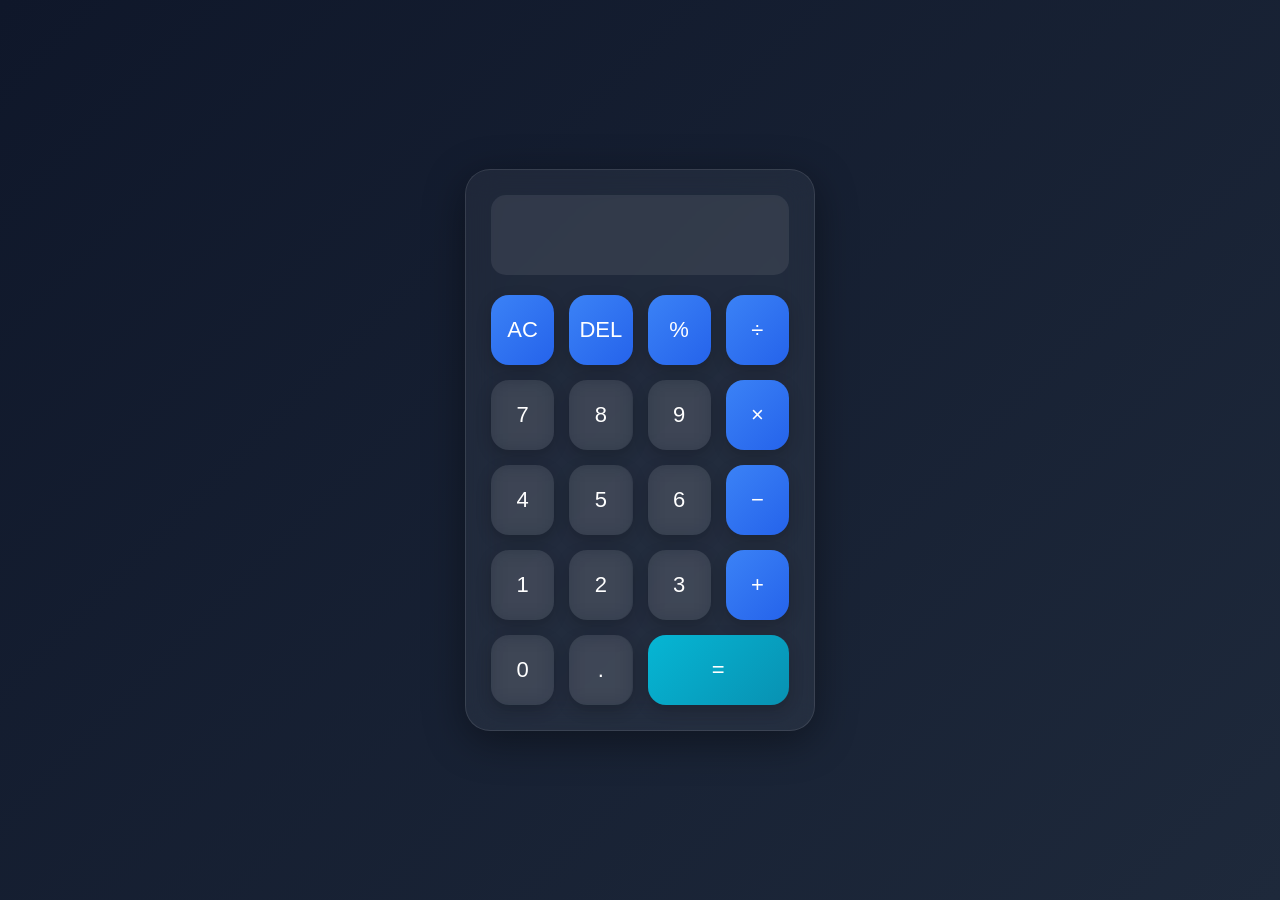
<file: calculator/index.html>
<!DOCTYPE html>
<html lang="en">
<head>

    <meta charset="UTF-8">

    <meta name="viewport"
    content="width=device-width, initial-scale=1.0">

    <title>Modern Calculator</title>

    <!-- CSS -->
    <link rel="stylesheet" href="style.css">

    <!-- Google Font -->
    <link href="https://fonts.googleapis.com/css2?family=Poppins:wght@300;400;500;600&display=swap" rel="stylesheet">

</head>

<body>



    <div class="calculator">

        <!-- DISPLAY -->

        <input
        type="text"
        id="display"
        readonly>



        <!-- BUTTONS -->

        <div class="buttons">

            <button class="operator" onclick="clearDisplay()">
                AC
            </button>

            <button class="operator" onclick="deleteLast()">
                DEL
            </button>

            <button class="operator" onclick="appendValue('%')">
                %
            </button>

            <button class="operator" onclick="appendValue('/')">
                ÷
            </button>



            <button onclick="appendValue('7')">
                7
            </button>

            <button onclick="appendValue('8')">
                8
            </button>

            <button onclick="appendValue('9')">
                9
            </button>

            <button class="operator" onclick="appendValue('*')">
                ×
            </button>



            <button onclick="appendValue('4')">
                4
            </button>

            <button onclick="appendValue('5')">
                5
            </button>

            <button onclick="appendValue('6')">
                6
            </button>

            <button class="operator" onclick="appendValue('-')">
                −
            </button>



            <button onclick="appendValue('1')">
                1
            </button>

            <button onclick="appendValue('2')">
                2
            </button>

            <button onclick="appendValue('3')">
                3
            </button>

            <button class="operator" onclick="appendValue('+')">
                +
            </button>



            <button onclick="appendValue('0')">
                0
            </button>

            <button onclick="appendValue('.')">
                .
            </button>

            <button class="equal" onclick="calculate()">
                =
            </button>

        </div>

    </div>



    <!-- JAVASCRIPT -->

    <script src="script.js"></script>

</body>
</html>
</file>
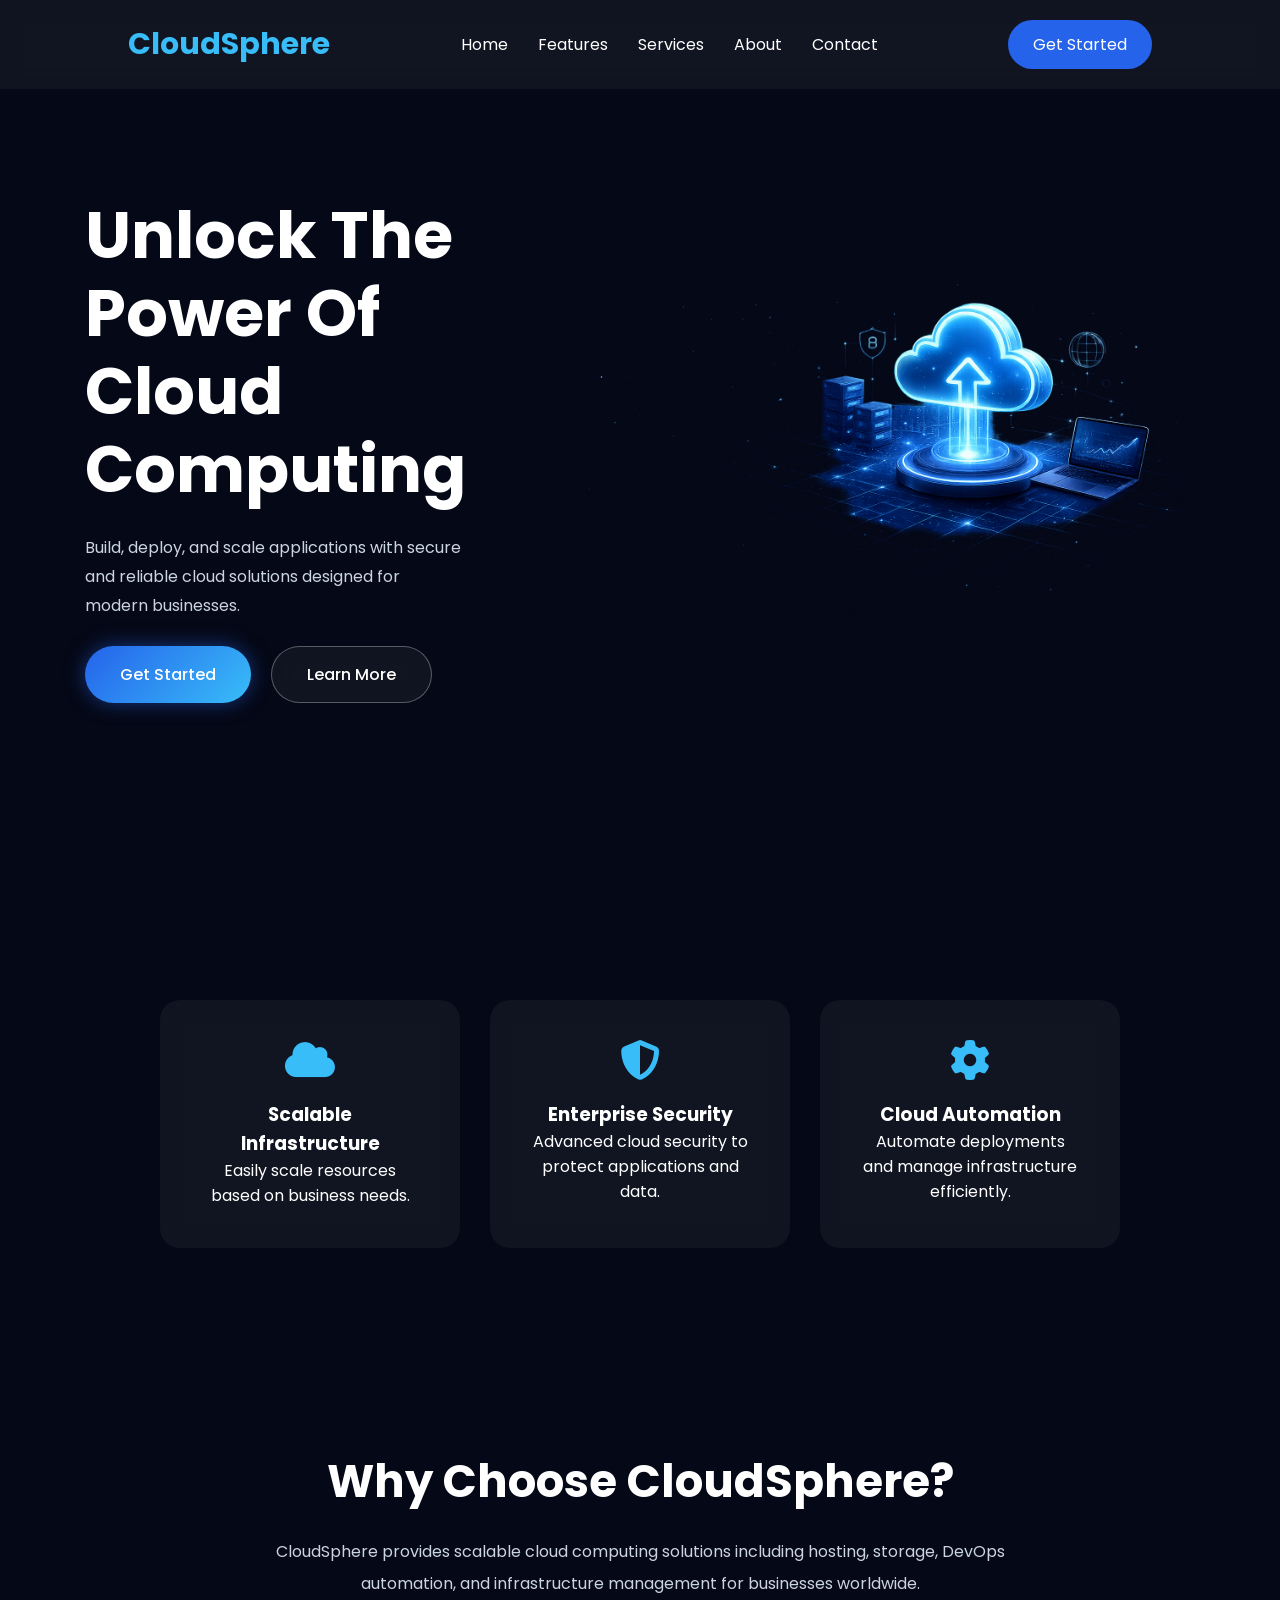
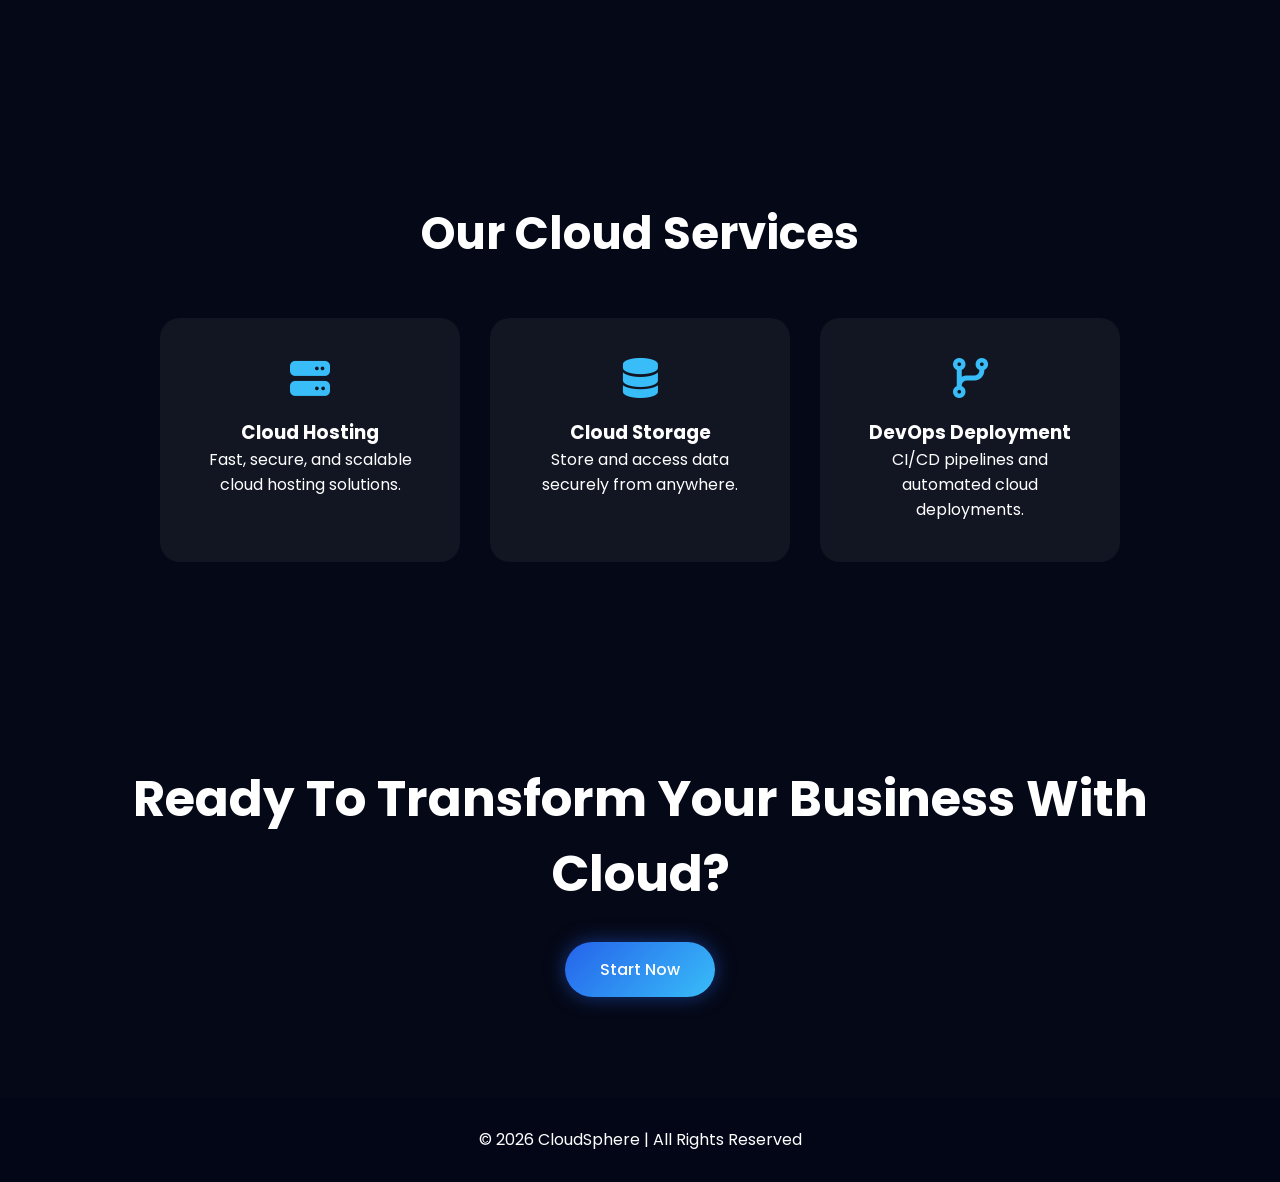
<file: landing-page/index.html>
<!DOCTYPE html>
<html lang="en">
<head>

    <meta charset="UTF-8">
    <meta name="viewport" content="width=device-width, initial-scale=1.0">

    <title>CloudSphere</title>

    <!-- CSS -->
    <link rel="stylesheet" href="style.css">

    <!-- Google Font -->
    <link href="https://fonts.googleapis.com/css2?family=Poppins:wght@300;400;500;600;700&display=swap" rel="stylesheet">

    <!-- Font Awesome -->
    <link
    rel="stylesheet"
    href="https://cdnjs.cloudflare.com/ajax/libs/font-awesome/6.5.1/css/all.min.css"
    />

</head>

<body>



    <!-- NAVBAR -->

    <nav>

        <div class="logo">
            CloudSphere
        </div>

        <ul>

            <li><a href="#">Home</a></li>
            <li><a href="#">Features</a></li>
            <li><a href="#">Services</a></li>
            <li><a href="#">About</a></li>
            <li><a href="#">Contact</a></li>

        </ul>

        <a href="#" class="nav-btn">
            Get Started
        </a>

    </nav>





    <!-- HERO SECTION -->

    <header>

        <div class="hero-text">

            <h1>
                Unlock The Power Of Cloud Computing
            </h1>

            <p>
                Build, deploy, and scale applications with
                secure and reliable cloud solutions designed
                for modern businesses.
            </p>



            <div class="hero-buttons">

                <a href="#" class="btn glow-btn">
                    <span>Get Started</span>
                </a>

                <a href="#" class="btn secondary-btn">
                    <span>Learn More</span>
                </a>

            </div>

        </div>



        <div class="hero-image">

            <img src="hero.png" alt="Cloud Hero">

        </div>

    </header>





    <!-- FEATURES -->

    <section class="features hidden">

        <div class="feature-box">

            <i class="fa-solid fa-cloud"></i>

            <h3>Scalable Infrastructure</h3>

            <p>
                Easily scale resources based on business needs.
            </p>

        </div>



        <div class="feature-box">

            <i class="fa-solid fa-shield-halved"></i>

            <h3>Enterprise Security</h3>

            <p>
                Advanced cloud security to protect applications and data.
            </p>

        </div>



        <div class="feature-box">

            <i class="fa-solid fa-gear"></i>

            <h3>Cloud Automation</h3>

            <p>
                Automate deployments and manage infrastructure efficiently.
            </p>

        </div>

    </section>





    <!-- ABOUT -->

    <section class="about hidden">

        <div class="about-content">

            <h2>Why Choose CloudSphere?</h2>

            <p>
                CloudSphere provides scalable cloud computing
                solutions including hosting, storage,
                DevOps automation, and infrastructure management
                for businesses worldwide.
            </p>

        </div>

    </section>





    <!-- SERVICES -->

    <section class="services hidden">

        <h2>Our Cloud Services</h2>

        <div class="service-container">

            <div class="service-card">

                <i class="fa-solid fa-server"></i>

                <h3>Cloud Hosting</h3>

                <p>
                    Fast, secure, and scalable cloud hosting solutions.
                </p>

            </div>



            <div class="service-card">

                <i class="fa-solid fa-database"></i>

                <h3>Cloud Storage</h3>

                <p>
                    Store and access data securely from anywhere.
                </p>

            </div>



            <div class="service-card">

                <i class="fa-solid fa-code-branch"></i>

                <h3>DevOps Deployment</h3>

                <p>
                    CI/CD pipelines and automated cloud deployments.
                </p>

            </div>

        </div>

    </section>





    <!-- CTA -->

    <section class="cta hidden">

        <h2>
            Ready To Transform Your Business With Cloud?
        </h2>

        <a href="#" class="btn glow-btn">
            Start Now
        </a>

    </section>





    <!-- FOOTER -->

    <footer>

        <p>
            © 2026 CloudSphere | All Rights Reserved
        </p>

    </footer>



    <!-- JAVASCRIPT -->

    <script src="script.js"></script>

</body>
</html>
</file>
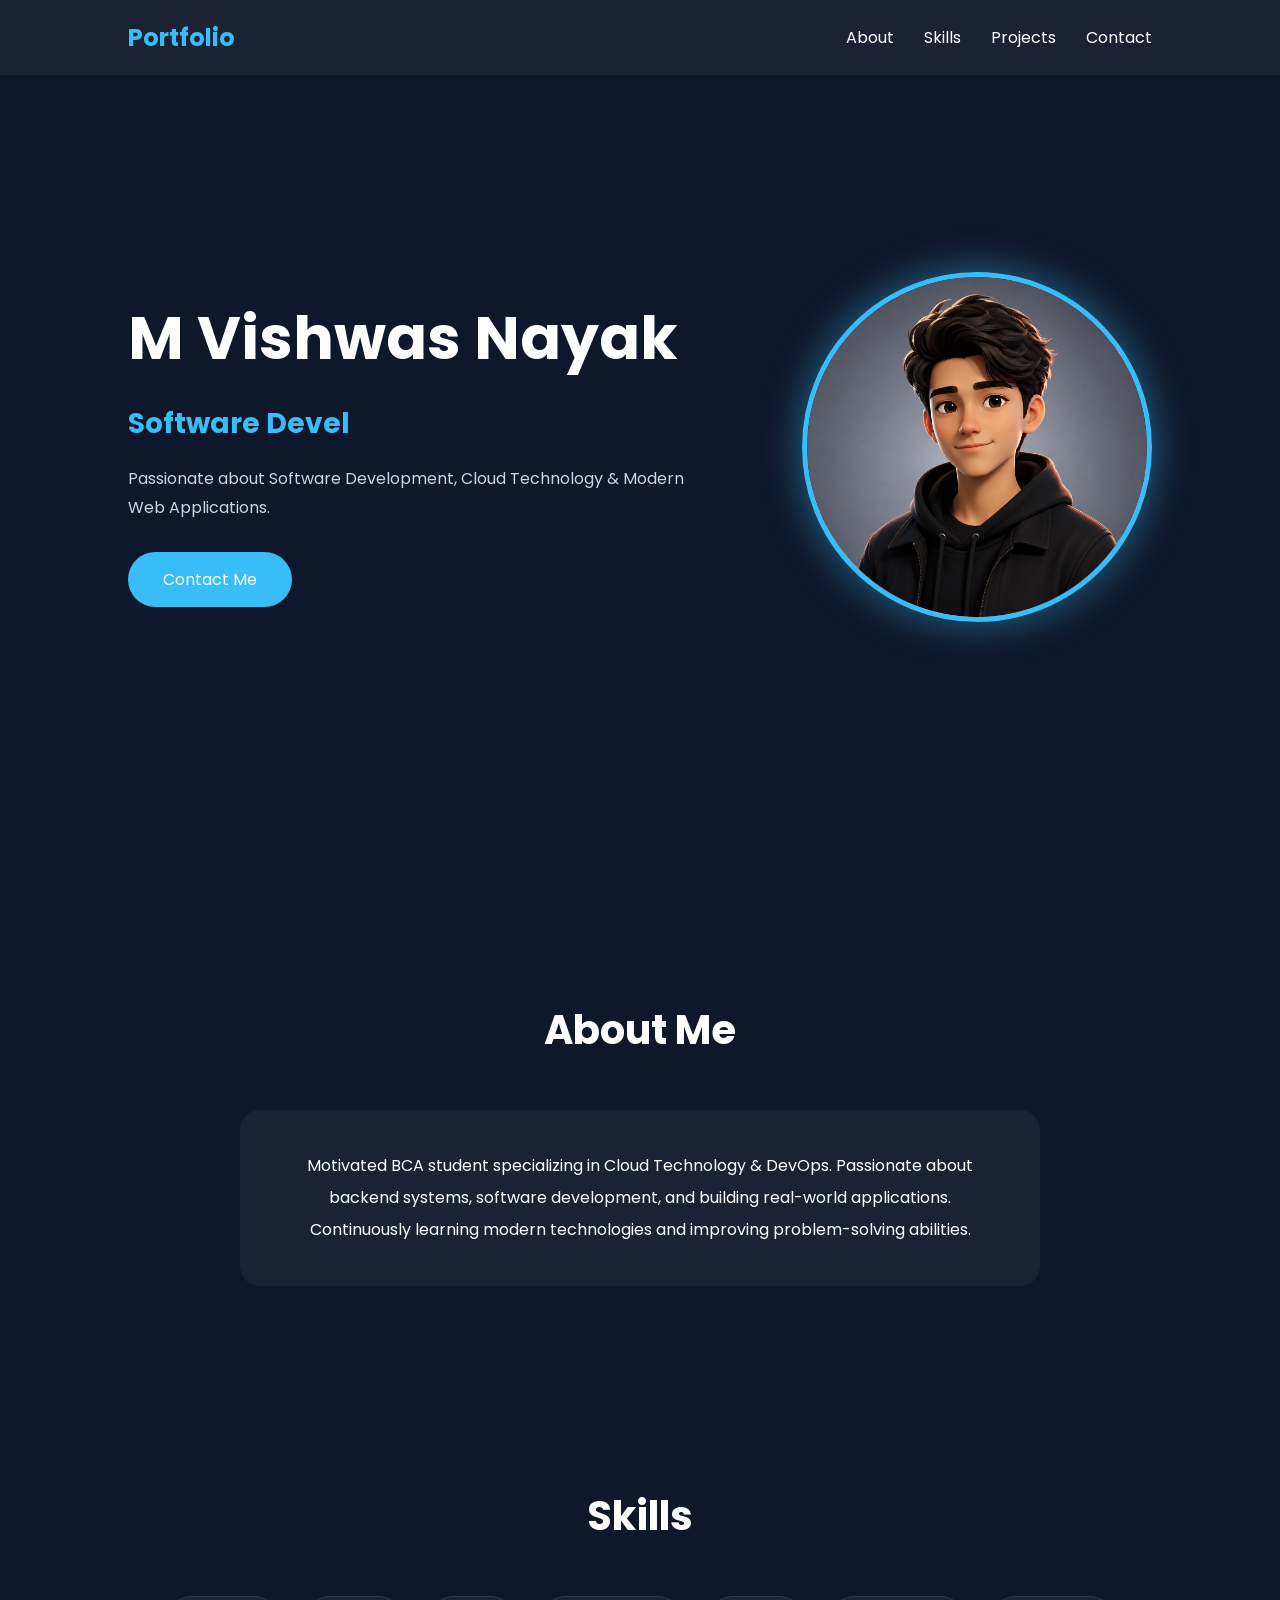
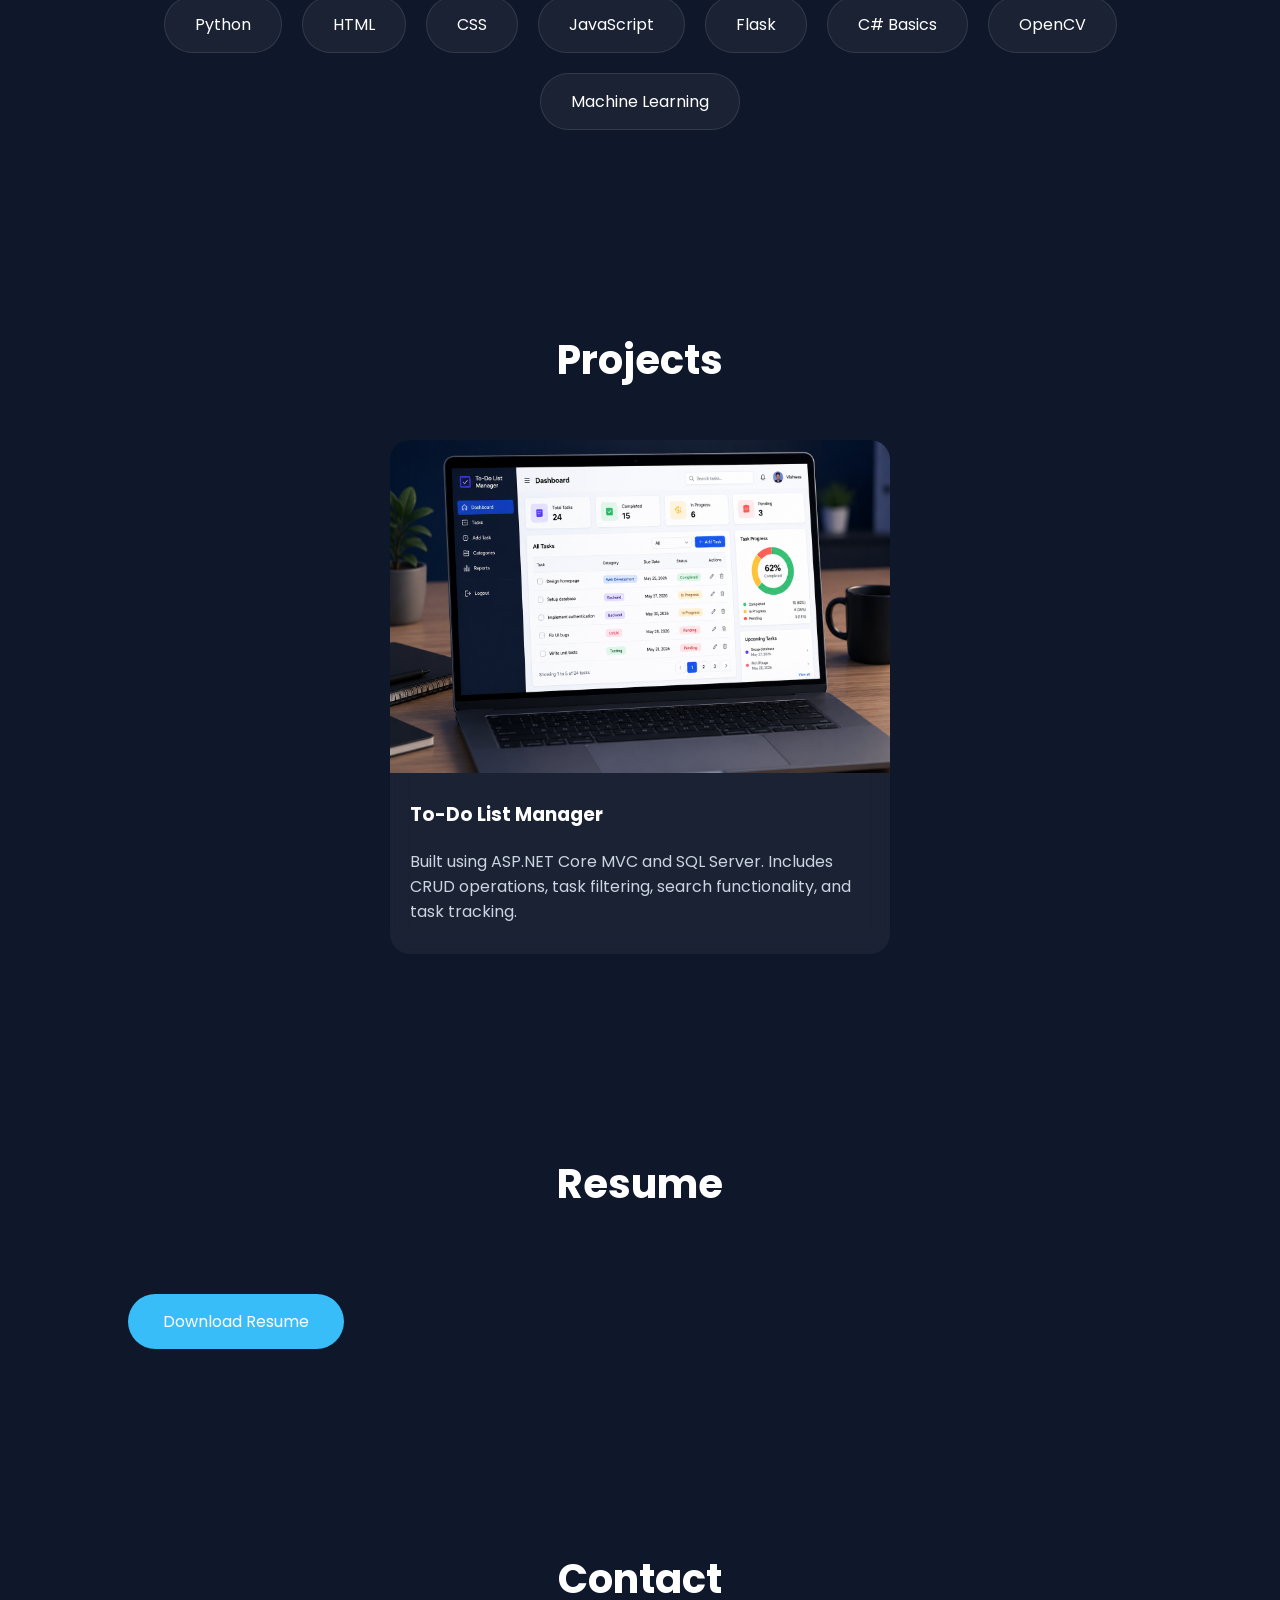
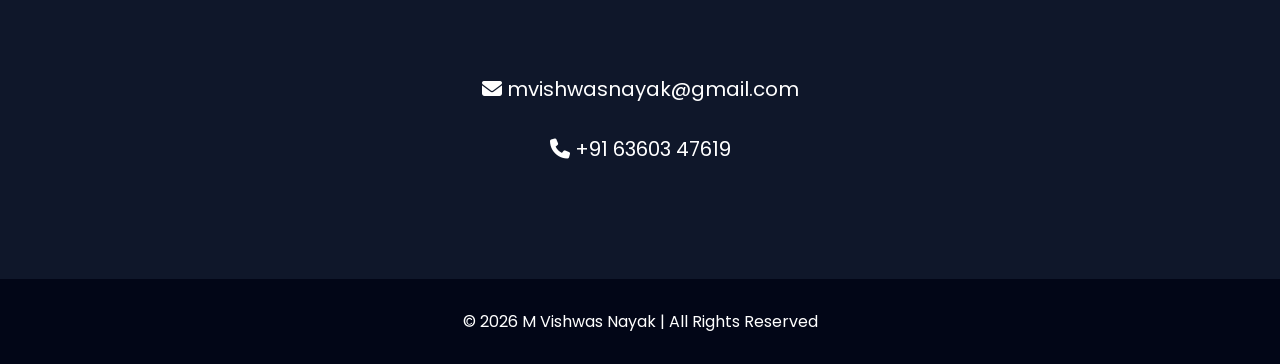
<file: portfolio/index.html>
<!DOCTYPE html>
<html lang="en">
<head>

    <meta charset="UTF-8">
    <meta name="viewport" content="width=device-width, initial-scale=1.0">

    <title>Vishwas Portfolio</title>

    <!-- CSS -->
    <link rel="stylesheet" href="style.css">

    <!-- Google Font -->
    <link href="https://fonts.googleapis.com/css2?family=Poppins:wght@300;400;500;600;700&display=swap" rel="stylesheet">

    <!-- Icons -->
    <link
    rel="stylesheet"
    href="https://cdnjs.cloudflare.com/ajax/libs/font-awesome/6.5.1/css/all.min.css"
    />

</head>

<body>

    <!-- NAVBAR -->

    <nav>

        <h2 class="logo">Portfolio</h2>

        <ul>

            <li><a href="#about">About</a></li>
            <li><a href="#skills">Skills</a></li>
            <li><a href="#projects">Projects</a></li>
            <li><a href="#contact">Contact</a></li>

        </ul>

    </nav>



    <!-- HERO SECTION -->

    <header>

        <div class="hero-text">

            <h1>M Vishwas Nayak</h1>

            <h3>
                <span class="typing"></span>
            </h3>

            <p>
                Passionate about Software Development,
                Cloud Technology & Modern Web Applications.
            </p>

            <a href="#contact" class="btn">
                Contact Me
            </a>

        </div>

        <div class="hero-image">

            <img src="profile.png" alt="Profile">

        </div>

    </header>



    <!-- ABOUT -->

    <section id="about" class="hidden">

        <h2>About Me</h2>

        <div class="about-container">

            <p>
                Motivated BCA student specializing in Cloud Technology & DevOps.
                Passionate about backend systems, software development,
                and building real-world applications.
                Continuously learning modern technologies and improving
                problem-solving abilities.
            </p>

        </div>

    </section>



    <!-- SKILLS -->

    <section id="skills" class="hidden">

        <h2>Skills</h2>

        <div class="skills-container">

            <div class="skill">Python</div>
            <div class="skill">HTML</div>
            <div class="skill">CSS</div>
            <div class="skill">JavaScript</div>
            <div class="skill">Flask</div>
            <div class="skill">C# Basics</div>
            <div class="skill">OpenCV</div>
            <div class="skill">Machine Learning</div>

        </div>

    </section>



    <!-- PROJECTS -->

    <section id="projects" class="hidden">

        <h2>Projects</h2>

        <div class="project-card">

            <img src="project1.png" alt="Project">

            <h3>To-Do List Manager</h3>

            <p>
                Built using ASP.NET Core MVC and SQL Server.
                Includes CRUD operations, task filtering,
                search functionality, and task tracking.
            </p>

        </div>

    </section>



    <!-- RESUME -->

    <section id="resume" class="hidden">

        <h2>Resume</h2>

        <a href="Vishwas resume.pdf" download class="btn">
            Download Resume
        </a>

    </section>



    <!-- CONTACT -->

    <section id="contact" class="hidden">

        <h2>Contact</h2>

        <div class="contact-box">

            <p>
                <i class="fa-solid fa-envelope"></i>
                mvishwasnayak@gmail.com
            </p>

            <p>
                <i class="fa-solid fa-phone"></i>
                +91 63603 47619
            </p>

        </div>

    </section>



    <!-- FOOTER -->

    <footer>

        <p>© 2026 M Vishwas Nayak | All Rights Reserved</p>

    </footer>



    <!-- JAVASCRIPT -->

    <script src="script.js"></script>

</body>
</html>
</file>
<file: calculator/style.css>
*{
    margin:0;
    padding:0;
    box-sizing:border-box;
}

body{

    height:100vh;

    display:flex;
    justify-content:center;
    align-items:center;

    background:
    linear-gradient(
        135deg,
        #0f172a,
        #1e293b
    );

    font-family:'Poppins', sans-serif;
}



/* CALCULATOR */

.calculator{

    background:
    rgba(255,255,255,0.05);

    backdrop-filter:blur(15px);

    border:
    1px solid rgba(255,255,255,0.1);

    padding:25px;

    border-radius:25px;

    box-shadow:
    0 10px 40px rgba(0,0,0,0.4);

    width:350px;
}



/* DISPLAY */

#display{

    width:100%;

    height:80px;

    border:none;

    outline:none;

    border-radius:15px;

    padding:20px;

    margin-bottom:20px;

    background:
    rgba(255,255,255,0.08);

    color:white;

    font-size:32px;

    text-align:right;
}



/* BUTTON GRID */

.buttons{

    display:grid;

    grid-template-columns:
    repeat(4,1fr);

    gap:15px;
}



/* BUTTONS */

button{

    height:70px;

    border:none;

    border-radius:18px;

    background:
    rgba(255,255,255,0.08);

    color:white;

    font-size:22px;

    cursor:pointer;

    transition:0.3s;

    backdrop-filter:blur(10px);

    box-shadow:
    0 5px 15px rgba(0,0,0,0.2);
}



/* HOVER */

button:hover{

    transform:
    translateY(-5px);

    background:
    rgba(255,255,255,0.15);
}



/* CLICK */

button:active{

    transform:scale(0.95);
}



/* OPERATOR BUTTONS */

.operator{

    background:
    linear-gradient(
        135deg,
        #3b82f6,
        #2563eb
    );
}



/* EQUAL BUTTON */

.equal{

    grid-column:span 2;

    background:
    linear-gradient(
        135deg,
        #06b6d4,
        #0891b2
    );
}



/* RESPONSIVE */

@media(max-width:400px){

    .calculator{
        width:90%;
    }

    button{
        height:60px;
    }

}
</file>
<file: landing-page/style.css>
*{
    margin:0;
    padding:0;
    box-sizing:border-box;
    scroll-behavior:smooth;
}

body{
    font-family:'Poppins', sans-serif;
    background:#050816;
    color:white;
    overflow-x:hidden;
}



/* NAVBAR */

nav{
    position:fixed;
    width:100%;
    top:0;

    display:flex;
    justify-content:space-between;
    align-items:center;

    padding:20px 10%;

    background:rgba(255,255,255,0.05);

    backdrop-filter:blur(10px);

    z-index:1000;

    transition:0.3s;
}

.logo{
    font-size:30px;
    font-weight:700;
    color:#38bdf8;
}

nav ul{
    display:flex;
    list-style:none;
    gap:30px;
}

nav a{
    color:white;
    text-decoration:none;
    transition:0.3s;
}

nav a:hover{
    color:#38bdf8;
}

.nav-btn{
    background:#2563eb;
    padding:12px 25px;
    border-radius:30px;
}



/* HERO */

header{
    min-height:100vh;

    display:flex;
    justify-content:center;
    align-items:center;

    gap:80px;

    padding:120px 10%;
}

.hero-text{
    max-width:600px;
}

.hero-text h1{
    font-size:65px;
    line-height:1.2;
}

.hero-text p{
    margin:25px 0;
    line-height:1.8;
    color:#cbd5e1;
}



/* BUTTONS */

.hero-buttons{
    display:flex;
    gap:20px;
}

.btn{

    position:relative;

    display:inline-flex;

    align-items:center;
    justify-content:center;

    overflow:hidden;

    padding:15px 35px;

    border-radius:40px;

    text-decoration:none;

    color:white;

    font-weight:500;

    transition:0.4s ease;

    cursor:pointer;
}



/* MAIN BUTTON */

.glow-btn{

    background:linear-gradient(
        135deg,
        #2563eb,
        #38bdf8
    );

    box-shadow:
    0 0 20px rgba(37,99,235,0.5);
}

.glow-btn:hover{

    transform:translateY(-5px) scale(1.05);

    box-shadow:
    0 0 30px rgba(56,189,248,0.9),
    0 0 60px rgba(37,99,235,0.6);
}



/* SECOND BUTTON */

.secondary-btn{

    border:1px solid rgba(255,255,255,0.3);

    backdrop-filter:blur(10px);

    background:rgba(255,255,255,0.05);
}

.secondary-btn:hover{

    background:white;

    color:#111;

    transform:translateY(-5px);
}



/* SHINE EFFECT */

.btn::before{

    content:"";

    position:absolute;

    top:0;
    left:-100%;

    width:100%;
    height:100%;

    background:linear-gradient(
        120deg,
        transparent,
        rgba(255,255,255,0.4),
        transparent
    );

    transition:0.7s;
}

.btn:hover::before{
    left:100%;
}



/* HERO IMAGE */

.hero-image img{
    width:650px;

    animation:float 4s ease-in-out infinite;
}



/* FLOAT ANIMATION */

@keyframes float{

    0%{
        transform:translateY(0);
    }

    50%{
        transform:translateY(-20px);
    }

    100%{
        transform:translateY(0);
    }

}



/* FEATURES */

.features{
    display:flex;
    justify-content:center;
    gap:30px;

    padding:100px 10%;

    flex-wrap:wrap;
}

.feature-box{
    background:rgba(255,255,255,0.05);

    padding:40px;

    border-radius:20px;

    width:300px;

    text-align:center;

    backdrop-filter:blur(10px);

    transition:0.3s;
}

.feature-box:hover{
    transform:translateY(-10px);
}

.feature-box i{
    font-size:40px;
    color:#38bdf8;
    margin-bottom:20px;
}



/* ABOUT */

.about{
    padding:100px 10%;
    text-align:center;
}

.about-content{
    max-width:800px;
    margin:auto;
}

.about h2{
    font-size:45px;
    margin-bottom:20px;
}

.about p{
    line-height:2;
    color:#cbd5e1;
}



/* SERVICES */

.services{
    padding:100px 10%;
    text-align:center;
}

.services h2{
    font-size:45px;
    margin-bottom:50px;
}

.service-container{
    display:flex;
    justify-content:center;
    gap:30px;

    flex-wrap:wrap;
}

.service-card{
    background:rgba(255,255,255,0.05);

    width:300px;

    padding:40px;

    border-radius:20px;

    transition:0.3s;
}

.service-card:hover{
    transform:translateY(-10px);
}

.service-card i{
    font-size:40px;
    color:#38bdf8;
    margin-bottom:20px;
}



/* CTA */

.cta{
    padding:100px 10%;
    text-align:center;
}

.cta h2{
    font-size:50px;
    margin-bottom:30px;
}



/* FOOTER */

footer{
    background:#020617;
    text-align:center;
    padding:30px;
}



/* SCROLL ANIMATION */

.hidden{
    opacity:0;
    transform:translateY(50px);
    transition:all 1s;
}

.show{
    opacity:1;
    transform:translateY(0);
}



/* RIPPLE EFFECT */

.ripple{

    position:absolute;

    border-radius:50%;

    transform:scale(0);

    animation:ripple-animation 0.6s linear;

    background-color:
    rgba(255,255,255,0.5);

    pointer-events:none;
}

@keyframes ripple-animation{

    to{

        transform:scale(4);

        opacity:0;
    }

}



/* RESPONSIVE */

@media(max-width:1000px){

    header{
        flex-direction:column;
        text-align:center;
    }

    .hero-text h1{
        font-size:45px;
    }

    .hero-image img{
        width:100%;
        max-width:500px;
    }

    nav{
        flex-direction:column;
        gap:20px;
    }

}
</file>
<file: portfolio/style.css>
*{
    margin:0;
    padding:0;
    box-sizing:border-box;
    scroll-behavior:smooth;
}

body{
    font-family:'Poppins', sans-serif;
    background:#0f172a;
    color:white;
    overflow-x:hidden;
}



/* NAVBAR */

nav{
    position:fixed;
    width:100%;
    top:0;

    display:flex;
    justify-content:space-between;
    align-items:center;

    padding:20px 10%;

    background:rgba(255,255,255,0.05);

    backdrop-filter:blur(10px);

    z-index:1000;
}

.logo{
    color:#38bdf8;
}

nav ul{
    display:flex;
    list-style:none;
    gap:30px;
}

nav a{
    text-decoration:none;
    color:white;
    transition:0.3s;
}

nav a:hover{
    color:#38bdf8;
}



/* HERO */

header{
    min-height:100vh;

    display:flex;
    justify-content:center;
    align-items:center;

    gap:80px;

    padding:120px 10%;
}

.hero-text{
    max-width:600px;
}

.hero-text h1{
    font-size:60px;
}

.hero-text h3{
    margin:20px 0;
    color:#38bdf8;
    font-size:28px;
}

.hero-text p{
    color:#cbd5e1;
    line-height:1.8;
}

.hero-image img{
    width:350px;

    border-radius:50%;

    border:5px solid #38bdf8;

    box-shadow:0 0 40px rgba(56,189,248,0.5);

    animation:float 3s ease-in-out infinite;
}



/* FLOAT ANIMATION */

@keyframes float{

    0%{
        transform:translateY(0);
    }

    50%{
        transform:translateY(-20px);
    }

    100%{
        transform:translateY(0);
    }

}



/* BUTTON */

.btn{
    display:inline-block;

    margin-top:30px;

    padding:15px 35px;

    background:#38bdf8;

    color:white;

    border-radius:30px;

    text-decoration:none;

    transition:0.3s;
}

.btn:hover{
    transform:scale(1.1);
}



/* SECTIONS */

section{
    padding:100px 10%;
}

section h2{
    text-align:center;
    font-size:40px;
    margin-bottom:50px;
}



/* ABOUT */

.about-container{
    max-width:800px;
    margin:auto;

    background:rgba(255,255,255,0.05);

    padding:40px;

    border-radius:20px;

    backdrop-filter:blur(10px);

    text-align:center;

    line-height:2;
}



/* SKILLS */

.skills-container{
    display:flex;
    justify-content:center;
    flex-wrap:wrap;
    gap:20px;
}

.skill{
    padding:15px 30px;

    background:rgba(255,255,255,0.05);

    border:1px solid rgba(255,255,255,0.1);

    border-radius:30px;

    transition:0.3s;
}

.skill:hover{
    transform:translateY(-10px);
    background:#38bdf8;
}



/* PROJECT */

.project-card{
    max-width:500px;

    margin:auto;

    background:rgba(255,255,255,0.05);

    border-radius:20px;

    overflow:hidden;

    backdrop-filter:blur(10px);

    transition:0.3s;
}

.project-card:hover{
    transform:translateY(-10px);
}

.project-card img{
    width:100%;
}

.project-card h3{
    padding:20px;
}

.project-card p{
    padding:0 20px 30px;
    color:#cbd5e1;
}



/* CONTACT */

.contact-box{
    text-align:center;

    line-height:3;

    font-size:20px;
}



/* FOOTER */

footer{
    text-align:center;
    padding:30px;

    background:#020617;
}



/* SCROLL ANIMATION */

.hidden{
    opacity:0;
    transform:translateY(50px);
    transition:all 1s;
}

.show{
    opacity:1;
    transform:translateY(0);
}



/* RESPONSIVE */

@media(max-width:900px){

    header{
        flex-direction:column;
        text-align:center;
    }

    .hero-text h1{
        font-size:45px;
    }

    .hero-image img{
        width:250px;
    }

    nav{
        padding:20px;
    }

}
</file>
